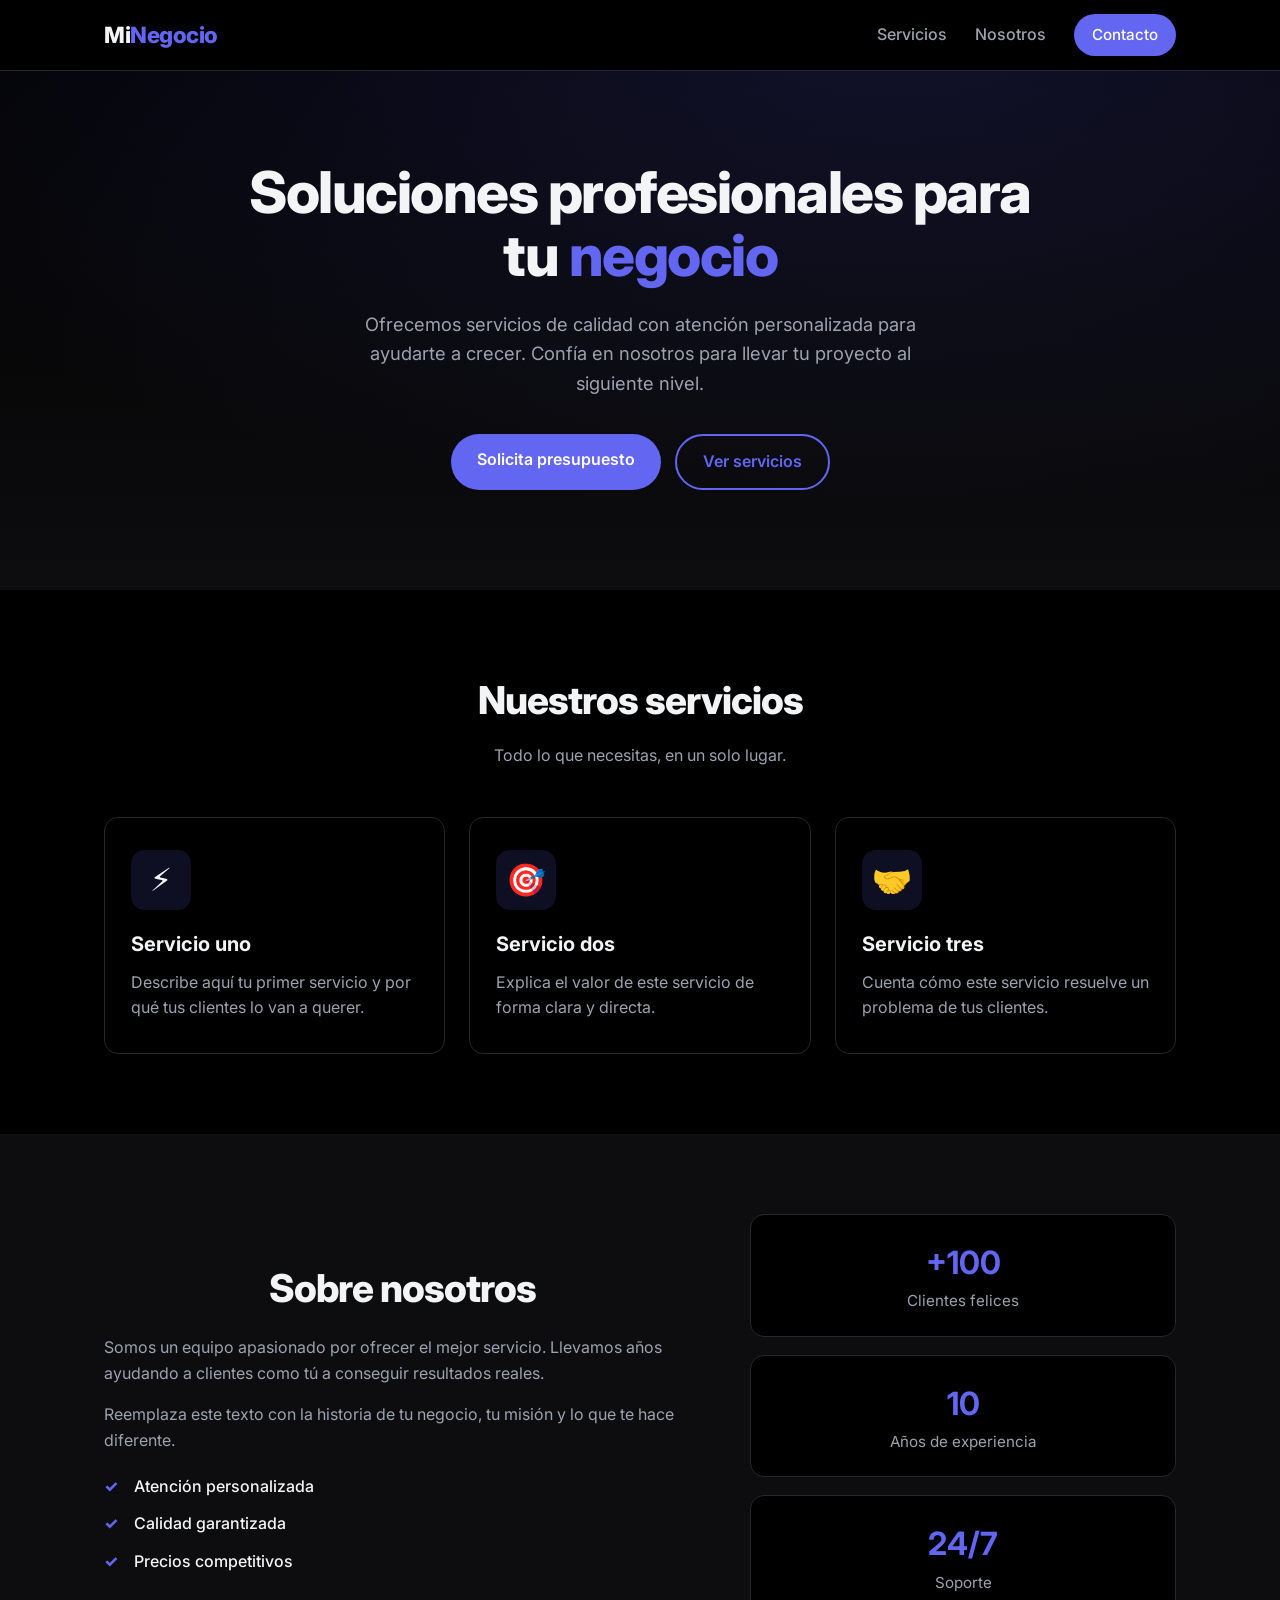
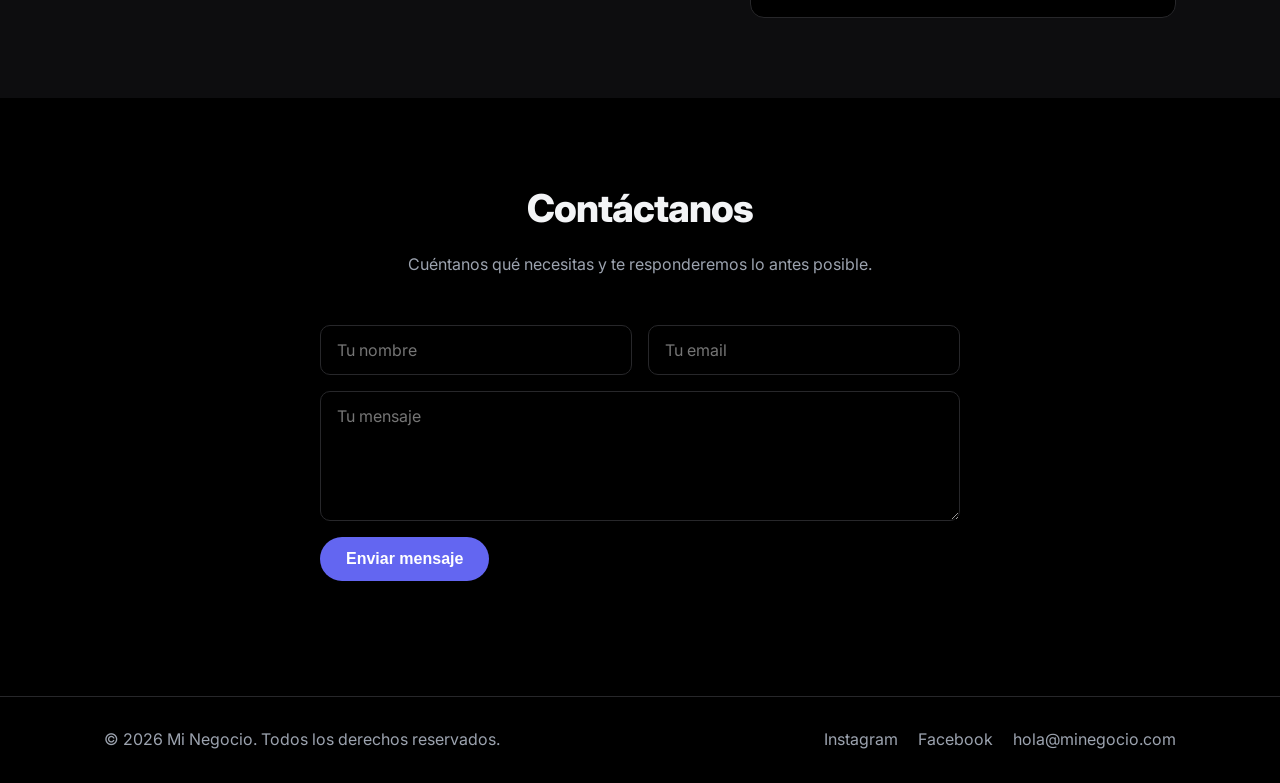
<file: index.html>
<!DOCTYPE html>
<html lang="es">
<head>
  <meta charset="UTF-8" />
  <meta name="viewport" content="width=device-width, initial-scale=1.0" />
  <meta name="description" content="Mi Negocio — servicios profesionales de calidad. Contáctanos hoy." />
  <title>Mi Negocio | Servicios profesionales</title>
  <link rel="preconnect" href="https://fonts.googleapis.com" />
  <link rel="preconnect" href="https://fonts.gstatic.com" crossorigin />
  <link href="https://fonts.googleapis.com/css2?family=Inter:wght@400;500;600;700;800&display=swap" rel="stylesheet" />
  <link rel="stylesheet" href="styles.css" />
</head>
<body>
  <!-- Encabezado / Navegación -->
  <header class="site-header" id="inicio">
    <nav class="nav container">
      <a href="#inicio" class="logo">Mi<span>Negocio</span></a>
      <button class="nav-toggle" id="navToggle" aria-label="Abrir menú">
        <span></span><span></span><span></span>
      </button>
      <ul class="nav-links" id="navLinks">
        <li><a href="servicios.html">Servicios</a></li>
        <li><a href="#nosotros">Nosotros</a></li>
        <li><a href="#contacto" class="btn btn-small">Contacto</a></li>
      </ul>
    </nav>
  </header>

  <!-- Sección principal (Hero) -->
  <section class="hero">
    <div class="container hero-content">
      <h1>Soluciones profesionales para tu <span>negocio</span></h1>
      <p class="hero-sub">Ofrecemos servicios de calidad con atención personalizada para ayudarte a crecer. Confía en nosotros para llevar tu proyecto al siguiente nivel.</p>
      <div class="hero-actions">
        <a href="#contacto" class="btn">Solicita presupuesto</a>
        <a href="servicios.html" class="btn btn-ghost">Ver servicios</a>
      </div>
    </div>
  </section>

  <!-- Servicios -->
  <section class="section" id="servicios">
    <div class="container">
      <h2 class="section-title">Nuestros servicios</h2>
      <p class="section-lead">Todo lo que necesitas, en un solo lugar.</p>
      <div class="cards">
        <article class="card">
          <div class="card-icon">⚡</div>
          <h3>Servicio uno</h3>
          <p>Describe aquí tu primer servicio y por qué tus clientes lo van a querer.</p>
        </article>
        <article class="card">
          <div class="card-icon">🎯</div>
          <h3>Servicio dos</h3>
          <p>Explica el valor de este servicio de forma clara y directa.</p>
        </article>
        <article class="card">
          <div class="card-icon">🤝</div>
          <h3>Servicio tres</h3>
          <p>Cuenta cómo este servicio resuelve un problema de tus clientes.</p>
        </article>
      </div>
    </div>
  </section>

  <!-- Nosotros -->
  <section class="section section-alt" id="nosotros">
    <div class="container about">
      <div class="about-text">
        <h2 class="section-title">Sobre nosotros</h2>
        <p>Somos un equipo apasionado por ofrecer el mejor servicio. Llevamos años ayudando a clientes como tú a conseguir resultados reales.</p>
        <p>Reemplaza este texto con la historia de tu negocio, tu misión y lo que te hace diferente.</p>
        <ul class="checklist">
          <li>Atención personalizada</li>
          <li>Calidad garantizada</li>
          <li>Precios competitivos</li>
        </ul>
      </div>
      <div class="about-stats">
        <div class="stat"><strong>+100</strong><span>Clientes felices</span></div>
        <div class="stat"><strong>10</strong><span>Años de experiencia</span></div>
        <div class="stat"><strong>24/7</strong><span>Soporte</span></div>
      </div>
    </div>
  </section>

  <!-- Contacto -->
  <section class="section" id="contacto">
    <div class="container">
      <h2 class="section-title">Contáctanos</h2>
      <p class="section-lead">Cuéntanos qué necesitas y te responderemos lo antes posible.</p>
      <form class="contact-form" id="contactForm" novalidate>
        <div class="form-row">
          <input type="text" name="nombre" placeholder="Tu nombre" required />
          <input type="email" name="email" placeholder="Tu email" required />
        </div>
        <textarea name="mensaje" rows="5" placeholder="Tu mensaje" required></textarea>
        <button type="submit" class="btn">Enviar mensaje</button>
        <p class="form-status" id="formStatus" role="status"></p>
      </form>
    </div>
  </section>

  <!-- Pie de página -->
  <footer class="site-footer">
    <div class="container footer-inner">
      <span>© <span id="year"></span> Mi Negocio. Todos los derechos reservados.</span>
      <div class="socials">
        <a href="#" aria-label="Instagram">Instagram</a>
        <a href="#" aria-label="Facebook">Facebook</a>
        <a href="mailto:hola@minegocio.com">hola@minegocio.com</a>
      </div>
    </div>
  </footer>

  <script src="script.js"></script>
</body>
</html>
</file>
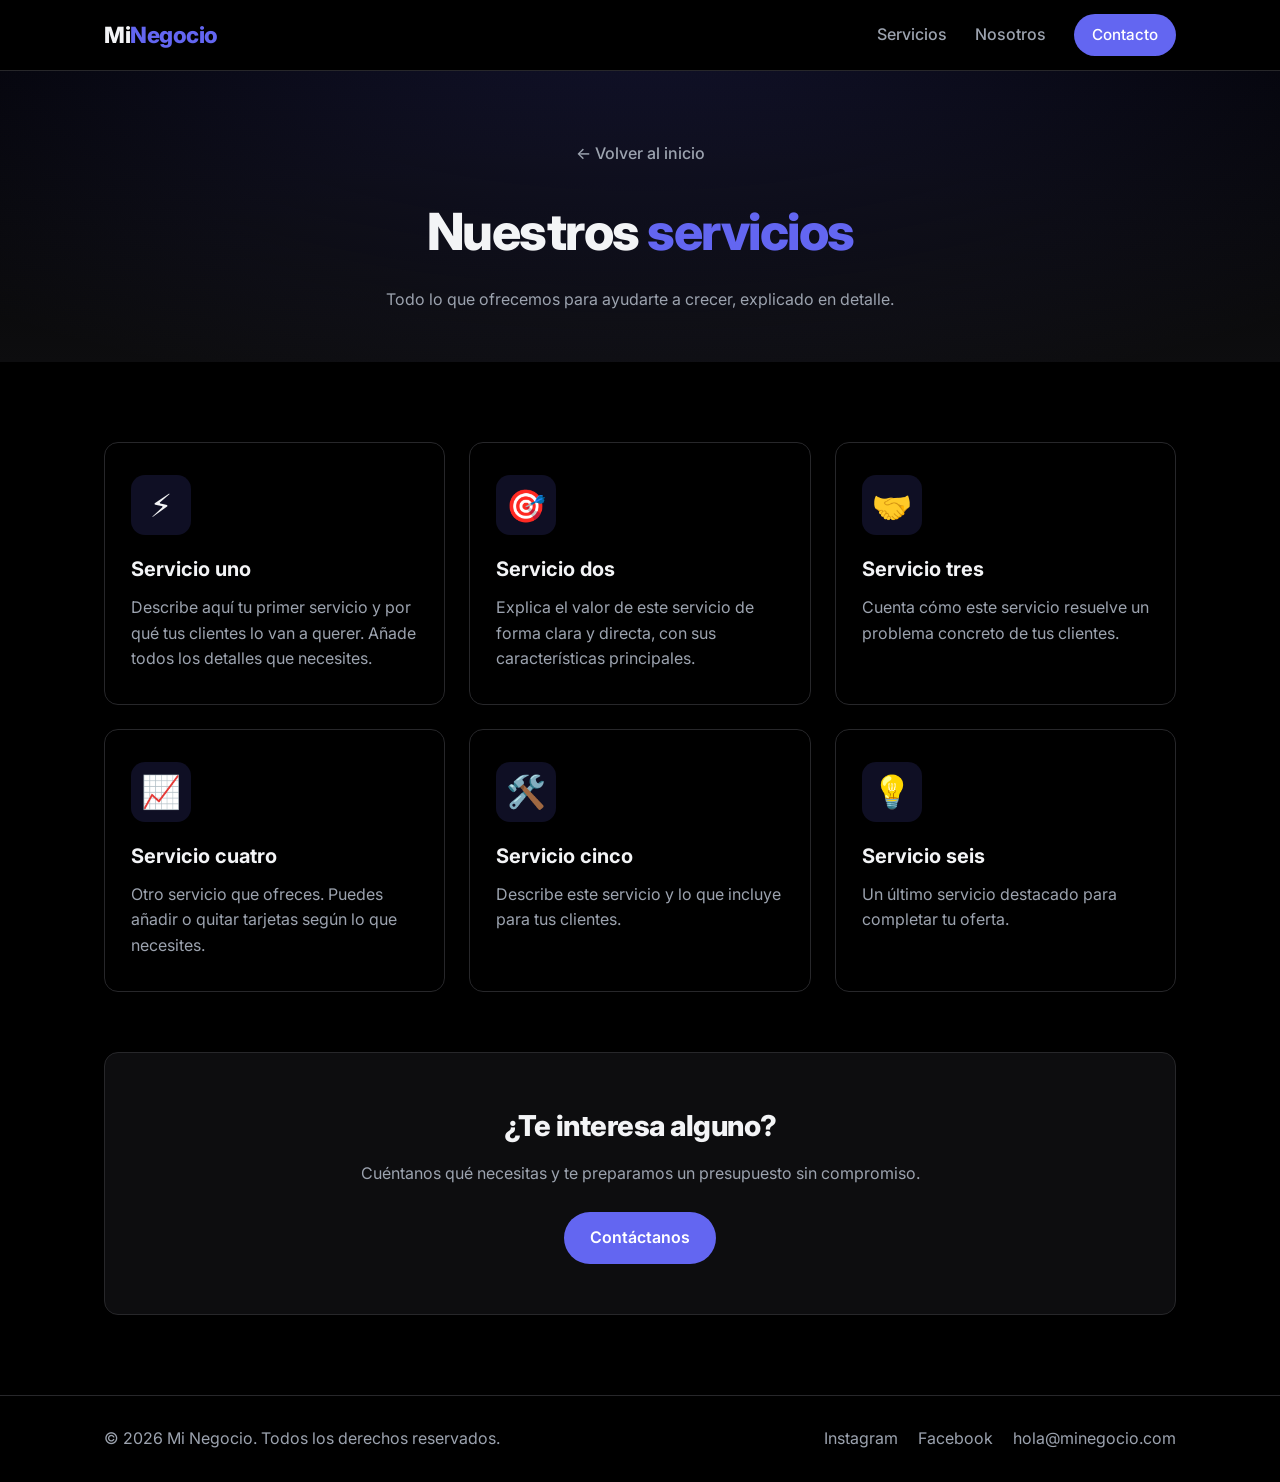
<file: servicios.html>
<!DOCTYPE html>
<html lang="es">
<head>
  <meta charset="UTF-8" />
  <meta name="viewport" content="width=device-width, initial-scale=1.0" />
  <meta name="description" content="Nuestros servicios — soluciones profesionales para tu negocio." />
  <title>Servicios | Mi Negocio</title>
  <link rel="preconnect" href="https://fonts.googleapis.com" />
  <link rel="preconnect" href="https://fonts.gstatic.com" crossorigin />
  <link href="https://fonts.googleapis.com/css2?family=Inter:wght@400;500;600;700;800&display=swap" rel="stylesheet" />
  <link rel="stylesheet" href="styles.css" />
</head>
<body>
  <!-- Encabezado / Navegación -->
  <header class="site-header">
    <nav class="nav container">
      <a href="index.html" class="logo">Mi<span>Negocio</span></a>
      <button class="nav-toggle" id="navToggle" aria-label="Abrir menú">
        <span></span><span></span><span></span>
      </button>
      <ul class="nav-links" id="navLinks">
        <li><a href="servicios.html">Servicios</a></li>
        <li><a href="index.html#nosotros">Nosotros</a></li>
        <li><a href="index.html#contacto" class="btn btn-small">Contacto</a></li>
      </ul>
    </nav>
  </header>

  <!-- Cabecera de la página -->
  <section class="page-hero">
    <div class="container">
      <a href="index.html" class="back-link">← Volver al inicio</a>
      <h1>Nuestros <span>servicios</span></h1>
      <p>Todo lo que ofrecemos para ayudarte a crecer, explicado en detalle.</p>
    </div>
  </section>

  <!-- Servicios -->
  <section class="section">
    <div class="container">
      <div class="cards">
        <article class="card">
          <div class="card-icon">⚡</div>
          <h3>Servicio uno</h3>
          <p>Describe aquí tu primer servicio y por qué tus clientes lo van a querer. Añade todos los detalles que necesites.</p>
        </article>
        <article class="card">
          <div class="card-icon">🎯</div>
          <h3>Servicio dos</h3>
          <p>Explica el valor de este servicio de forma clara y directa, con sus características principales.</p>
        </article>
        <article class="card">
          <div class="card-icon">🤝</div>
          <h3>Servicio tres</h3>
          <p>Cuenta cómo este servicio resuelve un problema concreto de tus clientes.</p>
        </article>
        <article class="card">
          <div class="card-icon">📈</div>
          <h3>Servicio cuatro</h3>
          <p>Otro servicio que ofreces. Puedes añadir o quitar tarjetas según lo que necesites.</p>
        </article>
        <article class="card">
          <div class="card-icon">🛠️</div>
          <h3>Servicio cinco</h3>
          <p>Describe este servicio y lo que incluye para tus clientes.</p>
        </article>
        <article class="card">
          <div class="card-icon">💡</div>
          <h3>Servicio seis</h3>
          <p>Un último servicio destacado para completar tu oferta.</p>
        </article>
      </div>

      <div class="cta-block">
        <h2>¿Te interesa alguno?</h2>
        <p>Cuéntanos qué necesitas y te preparamos un presupuesto sin compromiso.</p>
        <a href="index.html#contacto" class="btn">Contáctanos</a>
      </div>
    </div>
  </section>

  <!-- Pie de página -->
  <footer class="site-footer">
    <div class="container footer-inner">
      <span>© <span id="year"></span> Mi Negocio. Todos los derechos reservados.</span>
      <div class="socials">
        <a href="#" aria-label="Instagram">Instagram</a>
        <a href="#" aria-label="Facebook">Facebook</a>
        <a href="mailto:hola@minegocio.com">hola@minegocio.com</a>
      </div>
    </div>
  </footer>

  <script src="script.js"></script>
</body>
</html>
</file>
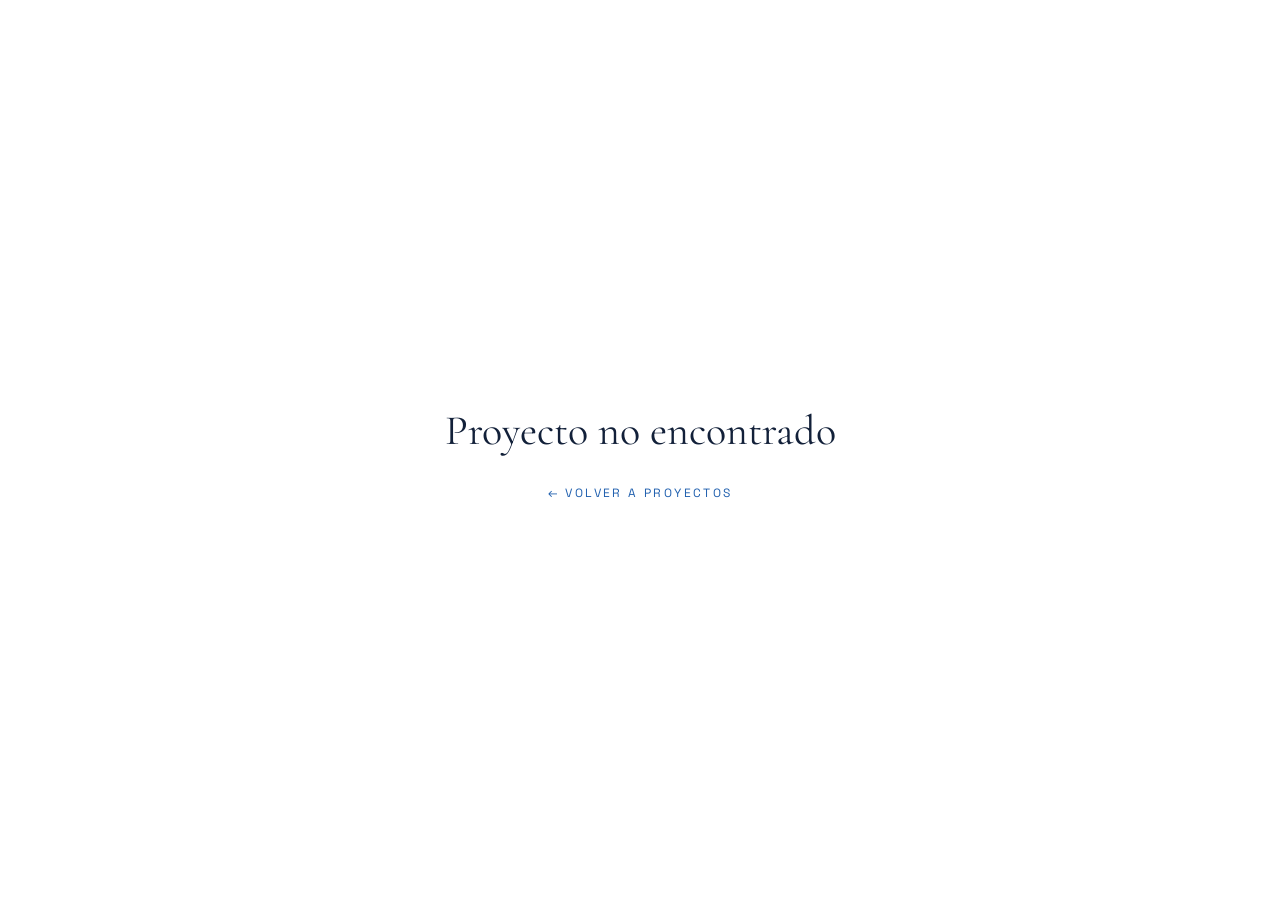
<file: RIR Ingenieria/proyecto.html>
<!DOCTYPE html>
<html lang="es">
<head>
<meta charset="UTF-8" />
<meta name="viewport" content="width=device-width, initial-scale=1.0" />
<title id="pageTitle">Proyecto — RIR Ingeniería</title>
<meta name="description" content="Detalle de proyecto ejecutado por RIR Ingeniería. Galería, especificaciones y alcance constructivo." />

<link rel="preconnect" href="https://fonts.googleapis.com" />
<link rel="preconnect" href="https://fonts.gstatic.com" crossorigin />
<link href="https://fonts.googleapis.com/css2?family=Cormorant+Garamond:ital,wght@0,300;0,400;0,500;0,600;1,300;1,400&family=Inter:wght@300;400;500;600&family=Space+Grotesk:wght@300;400;500;600;700&display=swap" rel="stylesheet" />

<style>
:root {
  --black:#ffffff; --deep:#f4f8fd; --charcoal:#eaf1fa; --concrete:#e3ecf7;
  --steel:#d6e3f3; --mid:#bcd0e8; --muted:#7c8caa; --subtle:#57688a;
  --light:#38496a; --white:#122039; --off-white:#1a2b49;
  --gold:#1f5fae; --gold-dim:#16447f;
  --font-display:'Cormorant Garamond',Georgia,serif;
  --font-ui:'Space Grotesk',system-ui,sans-serif;
  --font-body:'Inter',system-ui,sans-serif;
}
*,*::before,*::after{box-sizing:border-box;margin:0;padding:0;}
html{scroll-behavior:smooth;background:var(--black);color:var(--white);overflow-x:hidden;}
body{font-family:var(--font-body);font-size:16px;line-height:1.6;background:var(--black);color:var(--white);overflow-x:hidden;cursor:none;}

/* Cursor */
#cursor{position:fixed;top:0;left:0;width:10px;height:10px;background:var(--gold);border-radius:50%;pointer-events:none;z-index:9999;transform:translate(-50%,-50%);transition:transform .08s ease,width .25s ease,height .25s ease;}
#cursor-ring{position:fixed;top:0;left:0;width:36px;height:36px;border:1px solid rgba(31,95,174,.45);border-radius:50%;pointer-events:none;z-index:9998;transform:translate(-50%,-50%);transition:transform .18s ease,width .3s ease,height .3s ease,border-color .3s ease;}
body.cursor-hover #cursor{width:6px;height:6px;}
body.cursor-hover #cursor-ring{width:54px;height:54px;border-color:rgba(31,95,174,.7);}
@media (max-width:900px){body{cursor:auto;}#cursor,#cursor-ring{display:none;}}

::-webkit-scrollbar{width:3px;}
::-webkit-scrollbar-track{background:var(--black);}
::-webkit-scrollbar-thumb{background:var(--gold-dim);border-radius:2px;}

/* Nav */
nav{position:fixed;top:0;left:0;right:0;z-index:1000;padding:18px 60px;display:flex;align-items:center;justify-content:space-between;background:rgba(255,255,255,.9);backdrop-filter:blur(18px);-webkit-backdrop-filter:blur(18px);border-bottom:1px solid rgba(31,95,174,.14);box-shadow:0 4px 30px rgba(18,32,57,.06);}
.nav-logo{display:flex;align-items:center;gap:2px;text-decoration:none;flex-direction:column;}
.nav-logo-img{height:56px;width:auto;display:block;}
.nav-logo-mark{font-family:var(--font-ui);font-size:20px;font-weight:700;letter-spacing:.12em;color:var(--white);line-height:1;}
.nav-logo-mark span{color:var(--gold);}
.nav-logo-sub{font-family:var(--font-body);font-size:9px;letter-spacing:.28em;color:var(--subtle);text-transform:uppercase;}
.nav-links{display:flex;gap:36px;align-items:center;list-style:none;}
.nav-links a{font-family:var(--font-ui);font-size:11px;letter-spacing:.2em;text-transform:uppercase;color:var(--subtle);text-decoration:none;transition:color .3s ease;}
.nav-links a:hover{color:var(--gold);}
.nav-cta{color:#fff !important;background:var(--gold);padding:10px 22px;border-radius:1px;}
.nav-cta:hover{background:var(--gold-dim);}
.lang-toggle{font-family:var(--font-ui);font-size:11px;font-weight:600;letter-spacing:.14em;color:var(--gold);background:transparent;border:1px solid rgba(31,95,174,.3);border-radius:30px;padding:7px 14px;cursor:pointer;margin-left:22px;transition:background .3s ease,color .3s ease,border-color .3s ease;}
.lang-toggle:hover{background:var(--gold);color:#fff;border-color:var(--gold);}
@media (max-width:760px){nav{padding:16px 24px;}.nav-links{gap:18px;}.nav-links a.hide-sm{display:none;}}

/* Back */
.detail-back{display:inline-flex;align-items:center;gap:8px;font-family:var(--font-ui);font-size:11px;letter-spacing:.2em;text-transform:uppercase;color:var(--subtle);text-decoration:none;transition:gap .3s ease,color .3s ease;}
.detail-back:hover{color:var(--gold);gap:14px;}
.detail-back svg{width:14px;height:14px;stroke:currentColor;fill:none;stroke-width:1.5;}

/* Hero */
.dhero{position:relative;display:flex;align-items:flex-end;overflow:hidden;background:#0e1f3c;}
.dhero.no-img{min-height:64vh;background:var(--charcoal);}
.dhero-photo{display:block;width:100%;height:auto;}      /* portada completa, sin recortar — llena el ancho como Torre Siena */
.dhero.no-img .dhero-photo{display:none;}
.dhero-ph{position:absolute;inset:0;background:linear-gradient(135deg,var(--concrete),var(--charcoal) 55%,var(--deep));display:flex;align-items:center;justify-content:center;}
.dhero:not(.no-img) .dhero-ph{display:none;}
.dhero-ph span{font-family:var(--font-ui);font-size:11px;letter-spacing:.3em;text-transform:uppercase;color:var(--gold);opacity:.5;}
.dhero-overlay{position:absolute;left:0;right:0;bottom:0;height:62%;background:linear-gradient(to top,rgba(8,17,33,.9) 0%,rgba(8,17,33,.4) 45%,transparent 100%);z-index:1;}
.dhero.no-img .dhero-overlay{display:none;}
.dhero-inner{position:absolute;left:0;right:0;bottom:0;z-index:2;max-width:1340px;margin:0 auto;width:100%;padding:0 60px 56px;}
.dhero-eyebrow{font-family:var(--font-ui);font-size:11px;letter-spacing:.32em;text-transform:uppercase;color:var(--gold);margin-bottom:16px;display:flex;align-items:center;gap:12px;}
.dhero-eyebrow::before{content:'';width:30px;height:1px;background:var(--gold);display:inline-block;}
.dhero h1{font-family:var(--font-display);font-size:clamp(40px,7vw,86px);font-weight:400;line-height:1.04;color:var(--white);letter-spacing:-.01em;}
.dhero-loc{margin-top:14px;font-family:var(--font-body);font-size:15px;font-weight:300;color:var(--subtle);display:flex;align-items:center;gap:8px;}
.dhero-loc svg{width:16px;height:16px;stroke:var(--gold);fill:none;stroke-width:1.5;}
/* Con foto de portada: texto claro sobre el velo oscuro */
.dhero.has-img .dhero-eyebrow{color:#9fc2ee;}
.dhero.has-img .dhero-eyebrow::before{background:#9fc2ee;}
.dhero.has-img h1{color:#fff;}
.dhero.has-img .dhero-loc{color:#d7e3f3;}
.dhero.has-img .dhero-loc svg{stroke:#9fc2ee;}
@media (max-width:760px){.dhero-inner{padding:0 24px 38px;}.dhero.no-img{min-height:52vh;}}

/* Overview */
.section-inner{max-width:1340px;margin:0 auto;padding:0 60px;}
@media (max-width:760px){.section-inner{padding:0 24px;}}
.overview{padding:90px 0 30px;}
.overview-top{display:flex;align-items:center;justify-content:space-between;margin-bottom:40px;flex-wrap:wrap;gap:16px;}
.overview-grid{display:grid;grid-template-columns:1.5fr 1fr;gap:70px;align-items:start;}
.overview-desc{font-family:var(--font-body);font-size:17px;line-height:1.85;color:var(--light);font-weight:300;}
.overview-result{margin-top:30px;padding:22px 26px;border-left:2px solid var(--gold);background:rgba(31,95,174,.05);font-family:var(--font-display);font-style:italic;font-size:20px;line-height:1.5;color:var(--off-white);}
.specs{display:flex;flex-direction:column;gap:0;border-top:1px solid rgba(31,95,174,.18);}
.spec{display:flex;justify-content:space-between;gap:20px;padding:18px 0;border-bottom:1px solid rgba(31,95,174,.12);}
.spec-k{font-family:var(--font-ui);font-size:10px;letter-spacing:.22em;text-transform:uppercase;color:var(--muted);}
.spec-v{font-family:var(--font-body);font-size:14px;color:var(--white);font-weight:400;text-align:right;}

/* Columna lateral: Ubicación / Amenidades / Terminaciones */
.overview-side{display:flex;flex-direction:column;gap:34px;}
.side-block{}
.side-label{font-family:var(--font-ui);font-size:11px;letter-spacing:.22em;text-transform:uppercase;color:var(--gold);margin-bottom:14px;padding-bottom:12px;border-bottom:1px solid rgba(31,95,174,.16);}
.side-text{font-family:var(--font-body);font-size:15px;line-height:1.8;color:var(--light);font-weight:300;}
.side-block .side-text:first-letter{}
.side-list{list-style:none;display:flex;flex-direction:column;gap:12px;}
.side-list li{font-family:var(--font-body);font-size:15px;color:var(--white);font-weight:300;display:flex;gap:11px;align-items:flex-start;}
.side-list li::before{content:'';flex-shrink:0;width:16px;height:16px;margin-top:3px;background:no-repeat center/contain url("data:image/svg+xml,%3Csvg xmlns='http://www.w3.org/2000/svg' viewBox='0 0 24 24' fill='none' stroke='%231f5fae' stroke-width='2.4' stroke-linecap='round' stroke-linejoin='round'%3E%3Cpolyline points='20 6 9 17 4 12'/%3E%3C/svg%3E");}
@media (max-width:860px){.overview-grid{grid-template-columns:1fr;gap:40px;}}

/* Gallery */
.gallery{padding:70px 0 110px;}
.gallery h2{font-family:var(--font-display);font-size:clamp(28px,3.5vw,44px);font-weight:400;color:var(--white);margin-bottom:8px;}
.gallery h2 em{font-style:italic;color:var(--gold);}
.gallery-sub{font-family:var(--font-body);font-size:14px;color:var(--subtle);font-weight:300;margin-bottom:44px;}
.gallery-grid{display:grid;grid-template-columns:repeat(3,1fr);gap:14px;}
.gal-item{border:none;padding:0;margin:0;cursor:pointer;background:var(--concrete);overflow:hidden;position:relative;aspect-ratio:4/3;border-radius:2px;}
.gal-item img{width:100%;height:100%;object-fit:cover;display:block;transition:transform .6s cubic-bezier(.25,.46,.45,.94);}
.gal-item:hover img{transform:scale(1.06);}
.gal-item::after{content:'';position:absolute;inset:0;background:rgba(31,95,174,0);transition:background .3s ease;}
.gal-item:hover::after{background:rgba(31,95,174,.12);}
.gallery-empty{padding:70px 30px;text-align:center;border:1px dashed rgba(31,95,174,.3);border-radius:4px;background:var(--deep);}
.gallery-empty .ge-t{font-family:var(--font-display);font-size:24px;color:var(--white);margin-bottom:10px;}
.gallery-empty .ge-s{font-family:var(--font-body);font-size:14px;color:var(--subtle);font-weight:300;}
.gallery-empty code{font-family:monospace;color:var(--gold);background:rgba(31,95,174,.08);padding:2px 7px;border-radius:3px;}
@media (max-width:860px){.gallery-grid{grid-template-columns:repeat(2,1fr);}}
@media (max-width:520px){.gallery-grid{grid-template-columns:1fr;}}

/* Secciones de detalle (Amenidades / Tipologías) */
.pd-section{padding:66px 0;}
.pd-section--alt{background:var(--charcoal);}
.pd-h2{font-family:var(--font-display);font-size:clamp(30px,3.8vw,50px);font-weight:400;color:var(--white);line-height:1.08;letter-spacing:-.01em;margin-bottom:10px;}
.pd-h2 em{font-style:italic;color:var(--gold);}
.pd-sub{font-family:var(--font-body);font-size:15px;color:var(--subtle);font-weight:300;margin-bottom:8px;}

/* Amenidades */
.amenity-grid{display:grid;grid-template-columns:repeat(4,1fr);gap:16px;margin-top:46px;}
.amenity-item{background:var(--black);border:1px solid rgba(31,95,174,.12);border-radius:8px;padding:32px 26px;display:flex;flex-direction:column;gap:18px;transition:transform .3s ease,box-shadow .3s ease,border-color .3s ease;}
.amenity-item:hover{transform:translateY(-5px);box-shadow:0 18px 44px rgba(18,32,57,.10);border-color:rgba(31,95,174,.28);}
.amenity-ic{width:50px;height:50px;border-radius:50%;background:rgba(31,95,174,.08);display:flex;align-items:center;justify-content:center;}
.amenity-ic svg{width:23px;height:23px;stroke:var(--gold);fill:none;stroke-width:1.6;stroke-linecap:round;stroke-linejoin:round;}
.amenity-name{font-family:var(--font-ui);font-size:14px;font-weight:500;color:var(--white);letter-spacing:.01em;}
@media (max-width:860px){.amenity-grid{grid-template-columns:repeat(2,1fr);}}
@media (max-width:460px){.amenity-grid{grid-template-columns:1fr;}}

/* Tipos de apartamentos — compacto, 4 en una fila */
.unit-grid{display:grid;grid-template-columns:repeat(auto-fit,minmax(236px,1fr));gap:14px;margin-top:36px;}
.unit-card{background:var(--black);border:1px solid rgba(31,95,174,.14);border-radius:8px;padding:24px 22px;transition:transform .3s ease,box-shadow .3s ease;}
.unit-card:hover{transform:translateY(-4px);box-shadow:0 16px 40px rgba(18,32,57,.10);}
.unit-head{display:flex;align-items:flex-start;justify-content:space-between;gap:10px;padding-bottom:14px;margin-bottom:14px;border-bottom:1px solid rgba(31,95,174,.12);}
.unit-tipo{font-family:var(--font-display);font-size:21px;font-weight:500;color:var(--white);line-height:1;}
.unit-beds{font-family:var(--font-ui);font-size:10px;letter-spacing:.12em;text-transform:uppercase;color:var(--gold);margin-top:6px;}
.unit-area{flex-shrink:0;font-family:var(--font-ui);font-size:11px;font-weight:600;letter-spacing:.04em;color:var(--gold);background:rgba(31,95,174,.09);padding:5px 10px;border-radius:30px;}
.unit-feats{list-style:none;display:flex;flex-direction:column;gap:8px;}
.unit-feats li{font-family:var(--font-body);font-size:12.5px;line-height:1.45;color:var(--light);font-weight:300;display:flex;gap:9px;align-items:flex-start;}
.unit-feats li::before{content:'';flex-shrink:0;width:14px;height:14px;margin-top:2px;background:no-repeat center/contain url("data:image/svg+xml,%3Csvg xmlns='http://www.w3.org/2000/svg' viewBox='0 0 24 24' fill='none' stroke='%231f5fae' stroke-width='2.4' stroke-linecap='round' stroke-linejoin='round'%3E%3Cpolyline points='20 6 9 17 4 12'/%3E%3C/svg%3E");}
@media (max-width:520px){.unit-grid{grid-template-columns:1fr;}}

/* CTA */
.dcta{background:var(--charcoal);border-top:1px solid rgba(31,95,174,.14);padding:80px 0;text-align:center;}
.dcta h2{font-family:var(--font-display);font-size:clamp(28px,3.5vw,46px);font-weight:400;color:var(--white);margin-bottom:18px;}
.dcta h2 em{font-style:italic;color:var(--gold);}
.dcta p{font-family:var(--font-body);font-size:15px;color:var(--subtle);font-weight:300;max-width:520px;margin:0 auto 34px;}
.dcta-actions{display:flex;gap:18px;justify-content:center;flex-wrap:wrap;}
.btn-primary{font-family:var(--font-ui);font-size:12px;letter-spacing:.2em;text-transform:uppercase;background:var(--gold);color:#fff;padding:16px 34px;text-decoration:none;border-radius:1px;transition:background .3s ease,transform .2s ease;display:inline-flex;align-items:center;gap:10px;}
.btn-primary:hover{background:var(--gold-dim);transform:translateY(-2px);}
.btn-ghost{font-family:var(--font-ui);font-size:12px;letter-spacing:.2em;text-transform:uppercase;color:var(--gold);text-decoration:none;padding:16px 28px;border:1px solid rgba(31,95,174,.35);border-radius:1px;transition:background .3s ease,color .3s ease;}
.btn-ghost:hover{background:var(--gold);color:#fff;}

/* Footer */
footer{background:var(--black);padding:50px 60px;border-top:1px solid rgba(31,95,174,.12);display:flex;align-items:center;justify-content:space-between;flex-wrap:wrap;gap:24px;}
.footer-logo-img{height:52px;width:auto;}
.footer-copy{font-family:var(--font-body);font-size:12px;color:var(--muted);font-weight:300;}
.footer-links{display:flex;gap:28px;}
.footer-links a{font-family:var(--font-ui);font-size:10px;letter-spacing:.2em;text-transform:uppercase;color:var(--muted);text-decoration:none;transition:color .3s ease;}
.footer-links a:hover{color:var(--gold);}
@media (max-width:760px){footer{padding:36px 24px;}}

/* Lightbox */
.lightbox{position:fixed;inset:0;z-index:5000;background:rgba(10,18,34,.94);display:none;align-items:center;justify-content:center;padding:40px;cursor:zoom-out;}
.lightbox.open{display:flex;}
.lightbox img{max-width:92vw;max-height:88vh;object-fit:contain;border-radius:3px;box-shadow:0 20px 80px rgba(0,0,0,.5);}
.lightbox-close{position:absolute;top:24px;right:30px;width:44px;height:44px;border:1px solid rgba(255,255,255,.3);background:transparent;color:#fff;border-radius:50%;font-size:22px;cursor:pointer;display:flex;align-items:center;justify-content:center;transition:background .2s ease;}
.lightbox-close:hover{background:rgba(255,255,255,.12);}
.lb-nav{position:absolute;top:50%;transform:translateY(-50%);width:50px;height:50px;border:1px solid rgba(255,255,255,.3);background:transparent;color:#fff;border-radius:50%;cursor:pointer;font-size:20px;display:flex;align-items:center;justify-content:center;transition:background .2s ease;}
.lb-nav:hover{background:rgba(255,255,255,.12);}
.lb-prev{left:26px;} .lb-next{right:26px;}

/* WhatsApp float */
.whatsapp-float{position:fixed;bottom:32px;right:32px;z-index:900;width:56px;height:56px;background:#25D366;border-radius:50%;display:flex;align-items:center;justify-content:center;text-decoration:none;box-shadow:0 8px 32px rgba(37,211,102,.3);transition:transform .3s ease;}
.whatsapp-float:hover{transform:scale(1.08) translateY(-2px);}
.whatsapp-float svg{width:28px;height:28px;fill:#fff;}

.reveal{opacity:0;transform:translateY(24px);transition:opacity .8s ease,transform .8s ease;}
.reveal.in{opacity:1;transform:none;}
@media (prefers-reduced-motion:reduce){*,*::before,*::after{transition-duration:.001ms !important;}}
</style>
</head>
<body>
<div id="cursor"></div>
<div id="cursor-ring"></div>

<a href="https://wa.me/18095431906" target="_blank" rel="noopener" class="whatsapp-float" aria-label="WhatsApp">
  <svg viewBox="0 0 24 24"><path d="M17.472 14.382c-.297-.149-1.758-.867-2.03-.967-.273-.099-.471-.148-.67.15-.197.297-.767.966-.94 1.164-.173.199-.347.223-.644.075-.297-.15-1.255-.463-2.39-1.475-.883-.788-1.48-1.761-1.653-2.059-.173-.297-.018-.458.13-.606.134-.133.298-.347.446-.52.149-.174.198-.298.298-.497.099-.198.05-.371-.025-.52-.075-.149-.669-1.612-.916-2.207-.242-.579-.487-.5-.669-.51-.173-.008-.371-.01-.57-.01-.198 0-.52.074-.792.372-.272.297-1.04 1.016-1.04 2.479 0 1.462 1.065 2.875 1.213 3.074.149.198 2.096 3.2 5.077 4.487.709.306 1.262.489 1.694.625.712.227 1.36.195 1.871.118.571-.085 1.758-.719 2.006-1.413.248-.694.248-1.289.173-1.413-.074-.124-.272-.198-.57-.347m-5.421 7.403h-.004a9.87 9.87 0 01-5.031-1.378l-.361-.214-3.741.982.998-3.648-.235-.374a9.86 9.86 0 01-1.51-5.26c.001-5.45 4.436-9.884 9.888-9.884 2.64 0 5.122 1.03 6.988 2.898a9.825 9.825 0 012.893 6.994c-.003 5.45-4.437 9.884-9.885 9.884m8.413-18.297A11.815 11.815 0 0012.05 0C5.495 0 .16 5.335.157 11.892c0 2.096.547 4.142 1.588 5.945L.057 24l6.305-1.654a11.882 11.882 0 005.683 1.448h.005c6.554 0 11.89-5.335 11.893-11.893a11.821 11.821 0 00-3.48-8.413z"/></svg>
</a>

<nav>
  <a href="index.html" class="nav-logo">
    <img src="assets/logo.png" alt="RIR Ingeniería" class="nav-logo-img"
         onerror="this.style.display='none';this.nextElementSibling.style.display='flex'" />
    <span style="display:none;flex-direction:column;gap:1px">
      <span class="nav-logo-mark">R<span>I</span>R</span>
      <span class="nav-logo-sub">Ingeniería</span>
    </span>
  </a>
  <ul class="nav-links">
    <li><a href="index.html#projects" class="hide-sm">Proyectos</a></li>
    <li><a href="index.html#about" class="hide-sm">Nosotros</a></li>
    <li><a href="index.html#contact" class="nav-cta">Contacto</a></li>
  </ul>
  <button class="lang-toggle" id="langToggle" type="button" aria-label="Cambiar idioma / Change language">EN</button>
</nav>

<!-- HERO -->
<header class="dhero no-img" id="dhero">
  <img id="dheroImgEl" class="dhero-photo" alt="" />
  <div class="dhero-ph" id="dheroPh"><span>Foto próximamente</span></div>
  <div class="dhero-overlay"></div>
  <div class="dhero-inner">
    <div class="dhero-eyebrow" id="dEyebrow">Proyecto</div>
    <h1 id="dName">Proyecto</h1>
    <div class="dhero-loc" id="dLocWrap">
      <svg viewBox="0 0 24 24"><path d="M21 10c0 7-9 13-9 13s-9-6-9-13a9 9 0 0118 0z"/><circle cx="12" cy="10" r="3"/></svg>
      <span id="dLoc"></span>
    </div>
  </div>
</header>

<!-- OVERVIEW -->
<section class="overview">
  <div class="section-inner">
    <div class="overview-top">
      <a href="index.html#projects" class="detail-back">
        <svg viewBox="0 0 24 24"><path d="M19 12H5M12 19l-7-7 7-7"/></svg>
        Volver a proyectos
      </a>
      <div class="detail-back" id="dIndex" style="display:none;cursor:default;color:var(--muted)"></div>
    </div>
    <div class="overview-grid">
      <div class="reveal">
        <p class="overview-desc" id="dDesc"></p>
        <div class="overview-result" id="dResult"></div>
      </div>
      <div class="overview-side reveal" id="overviewSide"></div>
    </div>
  </div>
</section>

<!-- TIPOS DE APARTAMENTOS -->
<section class="pd-section pd-section--alt" id="unitsSection" style="display:none">
  <div class="section-inner">
    <div class="section-eyebrow reveal">Tipologías</div>
    <h2 class="pd-h2 reveal">Tipos de <em>apartamentos.</em></h2>
    <p class="pd-sub reveal">Distribuciones diseñadas para distintos estilos de vida.</p>
    <div class="unit-grid" id="unitGrid"></div>
  </div>
</section>

<!-- GALLERY -->
<section class="gallery">
  <div class="section-inner">
    <h2 class="reveal">Galería del <em>proyecto</em></h2>
    <p class="gallery-sub reveal">Imágenes y renders del desarrollo. Haz clic para ampliar.</p>
    <div class="gallery-grid" id="galleryGrid"></div>
  </div>
</section>

<!-- CTA -->
<section class="dcta">
  <div class="section-inner">
    <h2 class="reveal">¿Estás interesado en <em>alguno de nuestros proyectos?</em></h2>
    <p class="reveal">Cuéntanos cuál te llamó la atención y conversemos. Te damos toda la información, sin compromiso.</p>
    <div class="dcta-actions reveal">
      <a href="https://wa.me/18095431906" target="_blank" rel="noopener" class="btn-primary">
        Hablar por WhatsApp
        <svg viewBox="0 0 24 24" fill="none" stroke="currentColor" stroke-width="1.5"><path d="M5 12h14M12 5l7 7-7 7"/></svg>
      </a>
      <a href="index.html#contact" class="btn-ghost">Formulario de contacto</a>
    </div>
  </div>
</section>

<footer>
  <a href="index.html" class="nav-logo" style="flex-direction:row">
    <img src="assets/logo.png" alt="RIR Ingeniería" class="footer-logo-img"
         onerror="this.style.display='none';this.nextElementSibling.style.display='inline'" />
    <span style="display:none;font-family:var(--font-ui);font-weight:700;letter-spacing:.12em;color:var(--white)">R<span style="color:var(--gold)">I</span>R</span>
  </a>
  <div class="footer-copy">© 2025 RIR Ingeniería. República Dominicana. Todos los derechos reservados.</div>
  <div class="footer-links">
    <a href="index.html#projects">Proyectos</a>
    <a href="index.html#contact">Contacto</a>
    <a href="https://www.instagram.com/riringenieria" target="_blank" rel="noopener">Instagram</a>
  </div>
</footer>

<!-- LIGHTBOX -->
<div class="lightbox" id="lightbox">
  <button class="lightbox-close" id="lbClose" aria-label="Cerrar">&times;</button>
  <button class="lb-nav lb-prev" id="lbPrev" aria-label="Anterior">&#8249;</button>
  <img id="lbImg" src="" alt="" />
  <button class="lb-nav lb-next" id="lbNext" aria-label="Siguiente">&#8250;</button>
</div>

<script>
/* ===== DATOS DE PROYECTOS ===== */
const PROJECTS = {
  solengo:{name:'Solengo',type:'Desarrollo Residencial',loc:'Urbanización Thomén, Santiago de los Caballeros',tipo:'Residencial',rol:'Construcción & Ejecución',estado:'Ejecutado',
    desc:'Proyecto residencial contemporáneo con unidades de 1, 2 y 3 habitaciones, pensado para parejas, familias, viajeros ejecutivos e inversionistas que buscan comodidad, diseño y ubicación estratégica.',
    result:'Solengo fue concebido como un proyecto funcional, moderno y rentable. Cada espacio ha sido diseñado para aprovechar al máximo la distribución, la iluminación natural y la comodidad del usuario, integrando terminaciones de calidad, amenidades prácticas y una ubicación estratégica que lo convierte en una excelente opción tanto para vivir como para invertir.',
    amenities:['Gimnasio equipado','Lounge social','Terraza exterior','Área social'],
    finishes:'Porcelanato de primera, cocinas modulares, topes en granito, balcones en cristal y acero inoxidable, grifería de alta calidad, calentador de gas, cisterna y aires acondicionados en todas las habitaciones.',
    units:[
      {tipo:'Tipo B', area:'62 m²', features:['1 habitación','Baño y walking closet','Sala y comedor','Cocina con isla','Área de lavado','Medio baño de visita']},
      {tipo:'Tipo C', area:'82 m²', features:['2 habitaciones','Principal con baño y walking closet','Sala y comedor','Cocina con isla opcional','Área de lavado','Medio baño de visita']},
      {tipo:'Tipo A', area:'105 m²', features:['2 habitaciones','Cada habitación con baño y walking closet','Sala y comedor','Cocina con opción de isla','Área de lavado','Medio baño de visita']},
      {tipo:'Tipo D', area:'137 m²', features:['3 habitaciones','Principal con baño y walking closet','Sala y comedor','Cocina con desayunador','Balcón','Área de lavado','Medio baño de visita']}
    ]},
  murena:{name:'Mureña Residences',type:'Complejo Residencial Premium',loc:'Urbanización Thomén, Santiago de los Caballeros',tipo:'Residencial Premium',rol:'Ingeniería & Construcción',estado:'Ejecutado',
    desc:'Proyecto que combina diseño moderno, espacios amplios, iluminación natural y vistas panorámicas de la ciudad, ofreciendo apartamentos pensados para quienes buscan comodidad, elegancia y una experiencia residencial de alto nivel.',
    result:'En Mureña Residences buscamos desarrollar una torre residencial que integrara funcionalidad, estética y confort. Cada espacio fue pensado para aprovechar la iluminación natural, las vistas y la distribución interior, creando un proyecto moderno que eleva la experiencia de vivir en una de las zonas más exclusivas de Santiago.',
    amenities:['Piscina','Rooftop','Terraza','Área BBQ','Área de lounge','Salón de reuniones','Lobby climatizado','Gimnasio primer nivel','Planta eléctrica full','Gas centralizado','2 elevadores','Parqueos techados'],
    finishes:'Iluminación natural en los espacios, cocina moderna, balcones con vistas, espacios amplios y funcionales, diseño contemporáneo, rooftop con áreas sociales y vista panorámica de Santiago.',
    units:[
      {tipo:'Tipo B', area:'120 m²', beds:'3 habitaciones', features:['Sala','Balcón','Baño de visita','Comedor','Cocina con desayunador','Habitación principal con baño, walking closet y acceso al balcón','2 habitaciones secundarias con closet','Baño para habitaciones secundarias','Closet de ropa blanca','Área de lavado','Cuarto de servicio']},
      {tipo:'Tipo A', area:'135 m²', beds:'3 habitaciones', features:['Sala','Balcón','Baño de visita','Comedor','Cocina con isla','Habitación principal con baño, walking closet y acceso al balcón','2 habitaciones secundarias con closet','Baño para habitaciones secundarias','Closet de ropa blanca','Área de lavado','Cuarto de servicio']},
      {tipo:'Penthouse', area:'189 m²', beds:'3 habitaciones · 2 niveles', features:['Sala','Balcón','Baño de visita','Comedor','Cocina con isla','Habitación principal con baño y walking closet','2 habitaciones secundarias con closet','Estar familiar','Terraza exterior con jacuzzi','Área BBQ','Área de lavado','Cuarto de servicio']}
    ]},
  residenza:{name:'Residenza',type:'Residencial de Diseño',loc:'Carretera Duarte, Santiago de los Caballeros',tipo:'Residencial Premium',rol:'Ejecución Constructiva',estado:'Ejecutado',
    desc:'Proyecto residencial moderno de diseño minimalista, ubicado en una zona estratégica de Santiago. Combina confort, calidez y elegancia, creando espacios pensados para la vida familiar y el disfrute diario.',
    result:'Residenza representa un proyecto pensado desde la funcionalidad y la vida familiar. Buscamos crear espacios cómodos, bien distribuidos y con terminaciones de calidad, manteniendo una arquitectura moderna y práctica que responda a las necesidades reales de quienes desean vivir en un entorno seguro, elegante y bien ubicado.',
    amenities:['Piscina','Juegos infantiles','Área BBQ','Baños en área social','Área social','Paisajismo','Elevadores','Planta eléctrica en áreas comunes','Control de acceso'],
    finishes:'Piso de porcelanato, cocinas modulares, tope de cocina en granito, respaldo de cocina en cerámica, calentador de gas, timbre e intercom, baranda de balcón en cristal y acero inoxidable, escalera principal en porcelanato, baranda de escalera en hierro, salida de agua para nevera, salida de gas para secadora y cisterna.',
    units:[
      {tipo:'Tipo A', area:'95 y 97 m²', beds:'2 habitaciones', features:['Balcón','Sala','Comedor','Cocina con isla','Baño de visita','2 habitaciones, cada una con baño y closet','Closet de ropa blanca','Área de lavado','Baño de servicio','1 parqueo por apartamento']},
      {tipo:'Tipo B', area:'114 y 117 m²', beds:'3 habitaciones', features:['Balcón','Sala','Comedor','Cocina con desayunador','Estar familiar','Baño de visita','Habitación principal con baño y walking closet','2 habitaciones secundarias con closets','Closet de ropa blanca','Baño común','Área de lavado','1 parqueo por apartamento']}
    ]},
  siena:{name:'Torre Siena',type:'Residencial de vanguardia',loc:'La Esmeralda, Santiago, República Dominicana',tipo:'Torre Mixta',rol:'Ingeniería & Construcción',estado:'Ejecutado',
    desc:'Proyecto residencial de vanguardia ubicado en el sector La Esmeralda, Santiago. Su diseño integra espacios abiertos, áreas verdes, amenidades funcionales y apartamentos pensados para responder a las necesidades del diario vivir con comodidad, eficiencia y estilo.',
    result:'Siena nace con la intención de crear una propuesta diferente dentro de Santiago. Su diseño tipo escalera no solo aporta una imagen arquitectónica única, sino que también permite generar espacios más abiertos, terrazas mejor aprovechadas y una relación más directa con las vistas de la ciudad. Es un proyecto pensado para destacar, pero también para responder con eficiencia a las necesidades reales de sus residentes.',
    amenities:['Lobby amueblado y climatizado','Oficina administrativa','Terrazas techadas y al aire libre en el piso 15','Gimnasio totalmente equipado en el piso 6','Área de juego de mesas','250 m² de área multiuso','Parqueos techados','2 ascensores','Planta eléctrica full','Portón eléctrico','Circuito cerrado de vigilancia HD','Ducto de basura','Sistema contra incendios','Intercom HD','Sistema de gas centralizado','Lockers disponibles para venta'],
    distribution:['3 apartamentos por piso del 1er al 4to nivel','2 apartamentos por piso en el 5to nivel','1 apartamento por piso del 6to al 14avo nivel'],
    finishes:'Piso de porcelanato de primera, cocinas modulares, tope y respaldo de cocina en granito, calentador de gas, techos con sheetrock, baranda de balcón en cristal y acero inoxidable, grifería de alta calidad, salida de agua para nevera, salida de gas para secadora, ducto para extractor y cisterna.',
    includes:['Nevera','Estufa','Horno','Extractor','Aire acondicionado en todas las habitaciones']},
  vera:{name:'Vera Condos',type:'Condominio Residencial',loc:'Llanos de Gurabo, Santiago de los Caballeros',tipo:'Condominio',rol:'Desarrollo Constructivo',estado:'Ejecutado',
    desc:'Innovador proyecto residencial ubicado en una de las zonas de mayor crecimiento de Santiago. Su diseño combina líneas arquitectónicas modernas, espacios funcionales, iluminación natural y una distribución pensada para ofrecer confort, privacidad y seguridad a cada familia.',
    result:'En Vera Condos buscamos desarrollar un proyecto residencial que se sintiera práctico, seguro y fácil de habitar. Cada apartamento fue pensado para ofrecer una distribución clara, espacios bien aprovechados y áreas comunes funcionales, manteniendo una arquitectura moderna que responde al estilo de vida de las familias actuales.',
    amenities:['Gimnasio','Terraza exterior','Área BBQ','Ascensor'],
    finishes:'Piso de porcelanato, cocinas modulares, tope de cocina en granito, calentador de gas, timbre e intercom, baranda de balcón en cristal y acero inoxidable, escalera principal en porcelanato, baranda de escalera en hierro, salida de agua para nevera, salida de gas para secadora y cisterna.',
    units:[
      {tipo:'Tipo A', area:'80 m²', beds:'2 habitaciones', features:['Balcón','Sala','Comedor','Cocina modular','Habitación principal con baño y vestidor','Habitación secundaria con walking closet','Baño común','Área de lavado','1 parqueo por apartamento']},
      {tipo:'Tipo B y C', area:'125 m²', beds:'3 habitaciones', features:['Balcón','Sala','Comedor','Cocina con desayunador','Estar familiar','Baño común','Habitación principal con baño y walking closet','2 habitaciones secundarias con closets','Closet de ropa blanca','Área de lavado','Baño de servicio','1 parqueo por apartamento']}
    ]}
};
const ORDER = ['solengo','murena','residenza','siena','vera'];
const EXTS = ['jpg','jpeg','png','webp'];

function getParam(){ return new URLSearchParams(location.search).get('p'); }
function tryImage(base, cb){
  let i=0;
  (function next(){ if(i>=EXTS.length){cb(null);return;} const u=base+'.'+EXTS[i++]; const im=new Image(); im.onload=()=>cb(u); im.onerror=next; im.src=u; })();
}

const slug = getParam();
const data = PROJECTS[slug];

if(!data){
  document.body.innerHTML = '<div style="min-height:100vh;display:flex;flex-direction:column;align-items:center;justify-content:center;gap:20px;text-align:center;padding:40px;font-family:var(--font-body)"><div style="font-family:var(--font-display);font-size:42px;color:var(--white)">Proyecto no encontrado</div><a href="index.html#projects" style="color:var(--gold);font-family:var(--font-ui);letter-spacing:.2em;text-transform:uppercase;font-size:12px;text-decoration:none">← Volver a proyectos</a></div>';
} else {
  // Texto
  document.getElementById('pageTitle').textContent = data.name + ' — RIR Ingeniería';
  document.getElementById('dEyebrow').textContent = data.type;
  document.getElementById('dName').textContent = data.name;
  document.getElementById('dLoc').textContent = data.loc;
  document.getElementById('dDesc').textContent = data.desc;
  document.getElementById('dResult').textContent = '“' + data.result + '”';
  document.querySelector('.gallery h2').innerHTML = 'Galería de <em>' + data.name + '</em>';
  const idx = ORDER.indexOf(slug);
  if(idx>=0) document.getElementById('dIndex').textContent = 'Proyecto ' + String(idx+1).padStart(2,'0') + ' / ' + String(ORDER.length).padStart(2,'0');

  // Columna lateral: Ubicación + Amenidades + Distribución + Terminaciones + Incluye
  const esc = (t) => t.replace(/&/g,'&amp;').replace(/</g,'&lt;');
  const listBlock = (label, arr) => '<div class="side-block"><div class="side-label">' + label +
    '</div><ul class="side-list">' + arr.map(a => '<li>' + esc(a) + '</li>').join('') + '</ul></div>';
  let side = '<div class="side-block"><div class="side-label">Ubicación</div><p class="side-text">' + esc(data.loc) + '</p></div>';
  if (data.amenities && data.amenities.length) side += listBlock('Amenidades', data.amenities);
  if (data.distribution && data.distribution.length) side += listBlock('Distribución del proyecto', data.distribution);
  if (data.finishes) side += '<div class="side-block"><div class="side-label">Terminaciones</div><p class="side-text">' + esc(data.finishes) + '</p></div>';
  if (data.includes && data.includes.length) side += listBlock('Incluye', data.includes);
  document.getElementById('overviewSide').innerHTML = side;

  // Tipos de apartamentos
  if (data.units && data.units.length) {
    document.getElementById('unitGrid').innerHTML = data.units.map(u => {
      const beds = u.beds || u.features[0] || '';
      const rest = u.beds ? u.features : u.features.slice(1);
      return '<div class="unit-card"><div class="unit-head"><div><div class="unit-tipo">' + u.tipo +
        '</div><div class="unit-beds">' + beds + '</div></div><span class="unit-area">' + u.area +
        '</span></div><ul class="unit-feats">' + rest.map(f => '<li>' + f + '</li>').join('') + '</ul></div>';
    }).join('');
    document.getElementById('unitsSection').style.display = '';
  }

  // Imagen hero (cover = assets/proyectos/<slug>.<ext>)
  tryImage('assets/proyectos/'+slug, url=>{
    if(url){
      document.getElementById('dheroImgEl').src = url;
      const h = document.getElementById('dhero');
      h.classList.remove('no-img');
      h.classList.add('has-img');
    }
  });

  // Galería: <slug>-1, <slug>-2, ... (secuencial)
  const grid = document.getElementById('galleryGrid');
  const galleryUrls = [];
  let gi = 1;
  (function step(){
    tryImage('assets/proyectos/'+slug+'-'+gi, url=>{
      if(!url){
        if(gi===1) showEmpty();
        return;
      }
      const n = galleryUrls.length;
      galleryUrls.push(url);
      const btn = document.createElement('button');
      btn.className='gal-item';
      const im = document.createElement('img');
      im.src=url; im.loading='lazy'; im.alt=data.name+' — foto '+gi;
      btn.appendChild(im);
      btn.addEventListener('click', ()=>openLightbox(n));
      grid.appendChild(btn);
      gi++; step();
    });
  })();

  function showEmpty(){
    grid.outerHTML = '<div class="gallery-empty"><div class="ge-t">Galería en preparación</div>'+
      '<div class="ge-s">Las fotos de este proyecto se publicarán pronto.</div></div>';
  }

  /* Lightbox */
  const lb=document.getElementById('lightbox'), lbImg=document.getElementById('lbImg');
  let cur=0;
  function openLightbox(i){ cur=i; lbImg.src=galleryUrls[cur]; lb.classList.add('open'); }
  function closeLightbox(){ lb.classList.remove('open'); }
  function show(d){ cur=(cur+d+galleryUrls.length)%galleryUrls.length; lbImg.src=galleryUrls[cur]; }
  document.getElementById('lbClose').addEventListener('click', closeLightbox);
  document.getElementById('lbPrev').addEventListener('click', e=>{e.stopPropagation();show(-1);});
  document.getElementById('lbNext').addEventListener('click', e=>{e.stopPropagation();show(1);});
  lb.addEventListener('click', e=>{ if(e.target===lb) closeLightbox(); });
  document.addEventListener('keydown', e=>{ if(!lb.classList.contains('open'))return; if(e.key==='Escape')closeLightbox(); if(e.key==='ArrowLeft')show(-1); if(e.key==='ArrowRight')show(1); });
  window.openLightbox = openLightbox;
}

/* Cursor */
const cursor=document.getElementById('cursor'), ring=document.getElementById('cursor-ring');
let mx=0,my=0,cx=0,cy=0;
document.addEventListener('mousemove',e=>{mx=e.clientX;my=e.clientY;});
(function loop(){ cx+=(mx-cx)*.14; cy+=(my-cy)*.14; if(cursor){cursor.style.left=mx+'px';cursor.style.top=my+'px';} if(ring){ring.style.left=cx+'px';ring.style.top=cy+'px';} requestAnimationFrame(loop); })();
function bindHover(){ document.querySelectorAll('a,button,.gal-item').forEach(el=>{ el.addEventListener('mouseenter',()=>document.body.classList.add('cursor-hover')); el.addEventListener('mouseleave',()=>document.body.classList.remove('cursor-hover')); }); }
bindHover();

/* Reveal on scroll */
const io = new IntersectionObserver(es=>{ es.forEach(e=>{ if(e.isIntersecting){ e.target.classList.add('in'); io.unobserve(e.target);} }); },{threshold:.15});
document.querySelectorAll('.reveal').forEach(el=>io.observe(el));
</script>
<script src="assets/i18n.js"></script>
</body>
</html>
</file>
<file: styles.css>
/* ===== Variables y reset ===== */
:root {
  --brand: #6366f1;
  --brand-dark: #818cf8;
  --ink: #f3f4f6;
  --muted: #9ca3af;
  --bg: #000000;
  --bg-alt: #0d0d0f;
  --border: #27272a;
  --radius: 14px;
  --shadow: 0 10px 30px rgba(0, 0, 0, 0.5);
}

* { margin: 0; padding: 0; box-sizing: border-box; }

html { scroll-behavior: smooth; }

body {
  font-family: "Inter", system-ui, -apple-system, sans-serif;
  color: var(--ink);
  background: var(--bg);
  line-height: 1.6;
}

a { color: inherit; text-decoration: none; }

.container {
  width: 100%;
  max-width: 1120px;
  margin: 0 auto;
  padding: 0 24px;
}

/* ===== Botones ===== */
.btn {
  display: inline-block;
  background: var(--brand);
  color: #fff;
  padding: 13px 26px;
  border-radius: 999px;
  font-weight: 600;
  font-size: 1rem;
  border: none;
  cursor: pointer;
  transition: transform .15s ease, background .15s ease;
}
.btn:hover { background: var(--brand-dark); transform: translateY(-2px); }
.btn-small { padding: 9px 18px; font-size: .95rem; }
.btn-ghost {
  background: transparent;
  color: var(--brand);
  border: 2px solid var(--brand);
}
.btn-ghost:hover { background: var(--brand); color: #fff; }

/* ===== Encabezado ===== */
.site-header {
  position: sticky;
  top: 0;
  background: rgba(0, 0, 0, 0.7);
  backdrop-filter: blur(10px);
  border-bottom: 1px solid var(--border);
  z-index: 50;
}
.nav {
  display: flex;
  align-items: center;
  justify-content: space-between;
  height: 70px;
}
.logo { font-size: 1.4rem; font-weight: 800; letter-spacing: -.5px; }
.logo span { color: var(--brand); }
.nav-links {
  display: flex;
  align-items: center;
  gap: 28px;
  list-style: none;
}
.nav-links a { font-weight: 500; color: var(--muted); transition: color .15s; }
.nav-links a:hover { color: var(--ink); }
.nav-links a.btn { color: #fff; }

.nav-toggle {
  display: none;
  flex-direction: column;
  gap: 5px;
  background: none;
  border: none;
  cursor: pointer;
}
.nav-toggle span {
  width: 26px; height: 3px;
  background: var(--ink);
  border-radius: 2px;
  transition: .2s;
}

/* ===== Hero ===== */
.hero {
  background: radial-gradient(1200px 500px at 70% -10%, rgba(99, 102, 241, 0.18), transparent),
              linear-gradient(180deg, #000000, var(--bg-alt));
  padding: 90px 0 100px;
  text-align: center;
}
.hero h1 {
  font-size: clamp(2.1rem, 5vw, 3.6rem);
  font-weight: 800;
  letter-spacing: -1.5px;
  line-height: 1.1;
  max-width: 820px;
  margin: 0 auto 22px;
}
.hero h1 span { color: var(--brand); }
.hero-sub {
  font-size: 1.15rem;
  color: var(--muted);
  max-width: 600px;
  margin: 0 auto 36px;
}
.hero-actions { display: flex; gap: 14px; justify-content: center; flex-wrap: wrap; }

/* ===== Cabecera de página interior ===== */
.page-hero {
  background: radial-gradient(1000px 400px at 50% -20%, rgba(99, 102, 241, 0.18), transparent),
              linear-gradient(180deg, #000000, var(--bg-alt));
  padding: 70px 0 50px;
  text-align: center;
}
.page-hero h1 {
  font-size: clamp(2rem, 5vw, 3.2rem);
  font-weight: 800;
  letter-spacing: -1.5px;
  margin-bottom: 14px;
}
.page-hero h1 span { color: var(--brand); }
.page-hero p { color: var(--muted); max-width: 560px; margin: 0 auto; }
.back-link {
  display: inline-block;
  color: var(--muted);
  font-weight: 500;
  margin-bottom: 24px;
  transition: color .15s;
}
.back-link:hover { color: var(--brand); }

/* ===== Bloque llamada a la acción ===== */
.cta-block {
  text-align: center;
  margin-top: 60px;
  padding: 50px 24px;
  background: var(--bg-alt);
  border: 1px solid var(--border);
  border-radius: var(--radius);
}
.cta-block h2 { font-size: 1.8rem; font-weight: 800; letter-spacing: -.5px; }
.cta-block p { color: var(--muted); margin: 12px 0 26px; }

/* ===== Secciones ===== */
.section { padding: 80px 0; }
.section-alt { background: var(--bg-alt); }
.section-title {
  font-size: clamp(1.7rem, 3.5vw, 2.4rem);
  font-weight: 800;
  letter-spacing: -1px;
  text-align: center;
}
.section-lead {
  text-align: center;
  color: var(--muted);
  margin: 12px auto 48px;
  max-width: 540px;
}

/* ===== Tarjetas de servicios ===== */
.cards {
  display: grid;
  grid-template-columns: repeat(auto-fit, minmax(260px, 1fr));
  gap: 24px;
}
.card {
  background: var(--bg);
  border: 1px solid var(--border);
  border-radius: var(--radius);
  padding: 32px 26px;
  transition: transform .2s ease, box-shadow .2s ease;
}
.card:hover { transform: translateY(-6px); box-shadow: var(--shadow); }
.card-icon {
  font-size: 2rem;
  width: 60px; height: 60px;
  display: grid; place-items: center;
  background: rgba(99, 102, 241, 0.15);
  border-radius: 14px;
  margin-bottom: 18px;
}
.card h3 { font-size: 1.25rem; margin-bottom: 10px; }
.card p { color: var(--muted); }

/* ===== Nosotros ===== */
.about {
  display: grid;
  grid-template-columns: 1.4fr 1fr;
  gap: 50px;
  align-items: center;
}
.about-text p { color: var(--muted); margin: 16px 0; }
.checklist { list-style: none; margin-top: 20px; display: grid; gap: 12px; }
.checklist li { padding-left: 30px; position: relative; font-weight: 500; }
.checklist li::before {
  content: "✓";
  position: absolute; left: 0;
  color: var(--brand);
  font-weight: 800;
}
.about-stats { display: grid; gap: 18px; }
.stat {
  background: var(--bg);
  border: 1px solid var(--border);
  border-radius: var(--radius);
  padding: 22px 26px;
  text-align: center;
}
.stat strong { display: block; font-size: 2rem; color: var(--brand); }
.stat span { color: var(--muted); font-size: .95rem; }

/* ===== Formulario ===== */
.contact-form {
  max-width: 640px;
  margin: 0 auto;
  display: grid;
  gap: 16px;
}
.form-row { display: grid; grid-template-columns: 1fr 1fr; gap: 16px; }
.contact-form input,
.contact-form textarea {
  width: 100%;
  padding: 14px 16px;
  border: 1px solid var(--border);
  border-radius: 10px;
  font-family: inherit;
  font-size: 1rem;
  background: var(--bg);
  transition: border-color .15s, box-shadow .15s;
}
.contact-form input:focus,
.contact-form textarea:focus {
  outline: none;
  border-color: var(--brand);
  box-shadow: 0 0 0 3px rgba(79, 70, 229, .15);
}
.contact-form .btn { justify-self: start; }
.form-status { font-weight: 500; min-height: 1.2em; }
.form-status.ok { color: #16a34a; }
.form-status.error { color: #dc2626; }

/* ===== Pie de página ===== */
.site-footer {
  border-top: 1px solid var(--border);
  padding: 30px 0;
  color: var(--muted);
}
.footer-inner {
  display: flex;
  justify-content: space-between;
  align-items: center;
  gap: 16px;
  flex-wrap: wrap;
}
.socials { display: flex; gap: 20px; }
.socials a:hover { color: var(--brand); }

/* ===== Responsive ===== */
@media (max-width: 760px) {
  .nav-toggle { display: flex; }
  .nav-links {
    position: absolute;
    top: 70px; left: 0; right: 0;
    background: #000;
    flex-direction: column;
    align-items: stretch;
    gap: 0;
    padding: 10px 24px 20px;
    border-bottom: 1px solid var(--border);
    transform: translateY(-150%);
    transition: transform .25s ease;
  }
  .nav-links.open { transform: translateY(0); }
  .nav-links li { padding: 8px 0; }
  .nav-links a.btn { text-align: center; }
  .about { grid-template-columns: 1fr; }
  .form-row { grid-template-columns: 1fr; }
}
</file>
